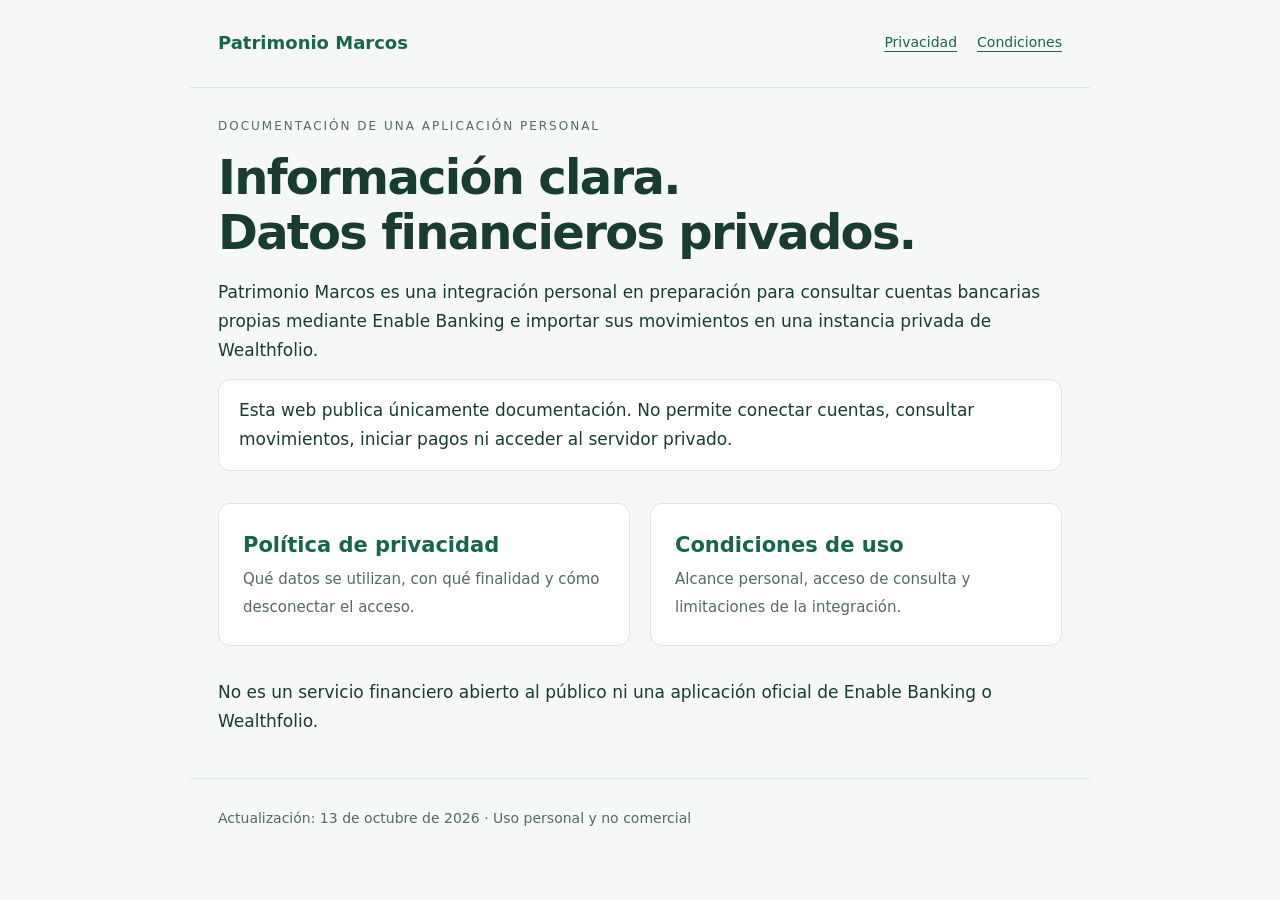
<file: index.html>
<!doctype html>
<html lang="es"><head><meta charset="utf-8"><meta name="viewport" content="width=device-width,initial-scale=1"><title>Patrimonio Marcos · Información</title><link rel="stylesheet" href="style.css"></head>
<body><header><a href="index.html">Patrimonio Marcos</a><nav aria-label="Documentación"><a href="privacy.html">Privacidad</a><a href="terms.html">Condiciones</a></nav></header>
<main><div class="eyebrow">Documentación de una aplicación personal</div><h1>Información clara.<br>Datos financieros privados.</h1><p>Patrimonio Marcos es una integración personal en preparación para consultar cuentas bancarias propias mediante Enable Banking e importar sus movimientos en una instancia privada de Wealthfolio.</p><p class="notice">Esta web publica únicamente documentación. No permite conectar cuentas, consultar movimientos, iniciar pagos ni acceder al servidor privado.</p><div class="links"><a href="privacy.html"><strong>Política de privacidad</strong><span>Qué datos se utilizan, con qué finalidad y cómo desconectar el acceso.</span></a><a href="terms.html"><strong>Condiciones de uso</strong><span>Alcance personal, acceso de consulta y limitaciones de la integración.</span></a></div><p>No es un servicio financiero abierto al público ni una aplicación oficial de Enable Banking o Wealthfolio.</p></main><footer>Actualización: 13 de octubre de 2026 · Uso personal y no comercial</footer></body></html>
</file>
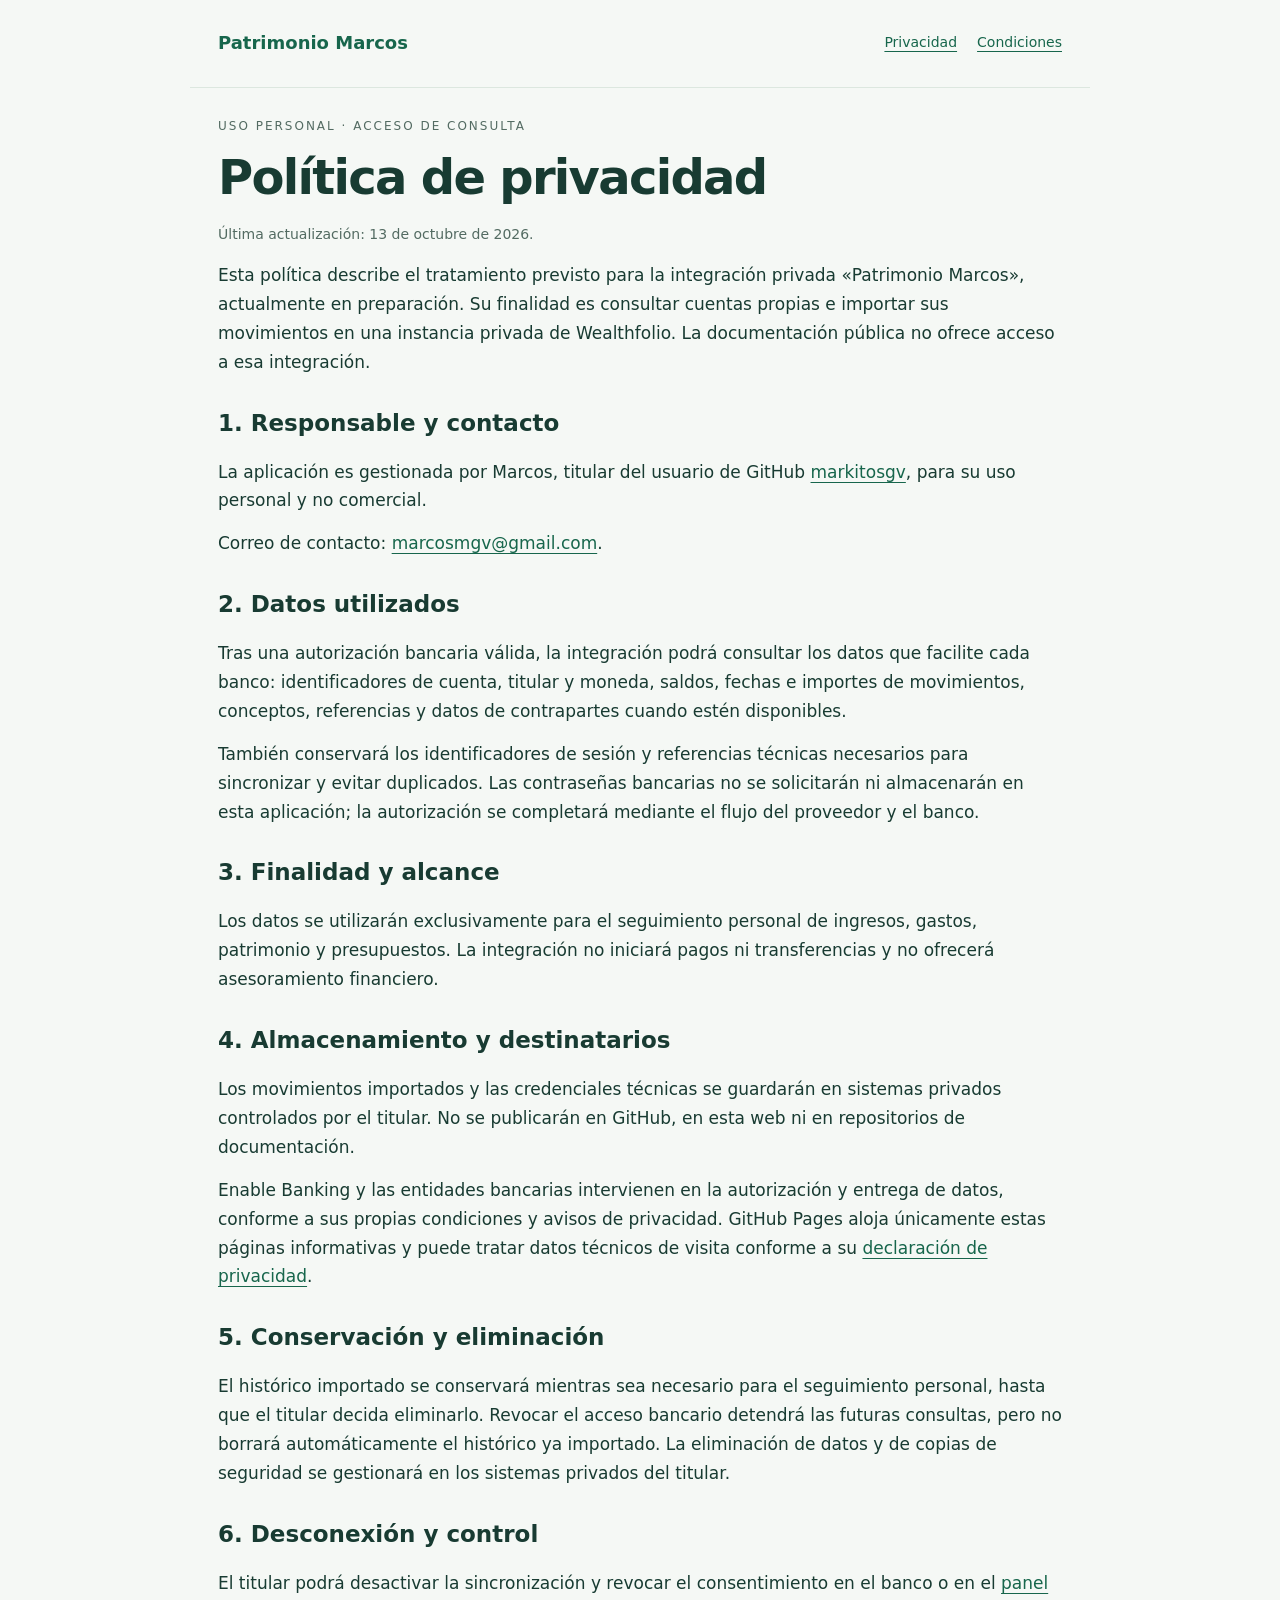
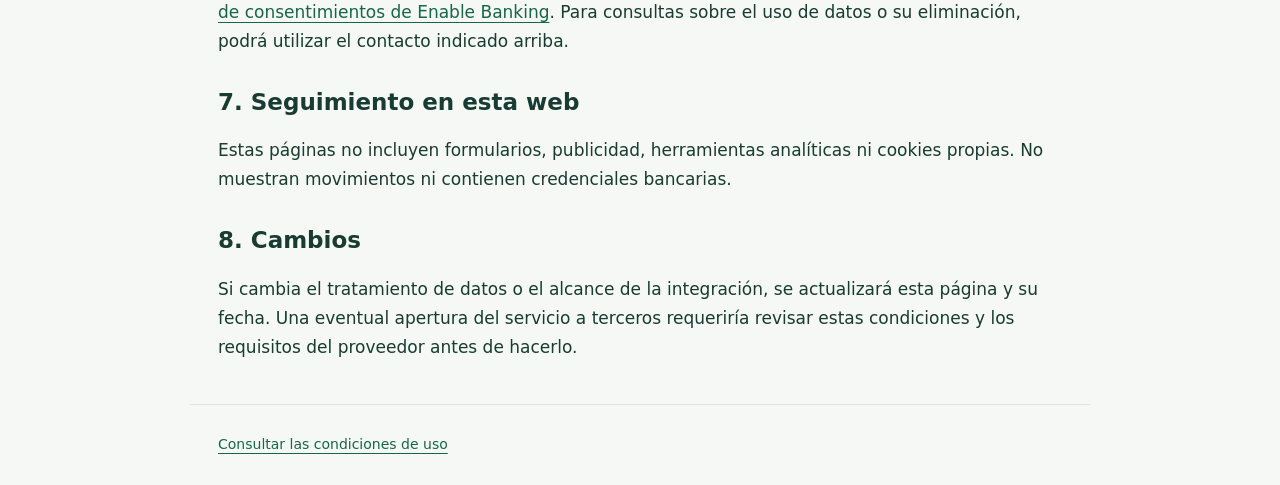
<file: privacy.html>
<!doctype html>
<html lang="es"><head><meta charset="utf-8"><meta name="viewport" content="width=device-width,initial-scale=1"><title>Privacidad · Patrimonio Marcos</title><link rel="stylesheet" href="style.css"></head>
<body><header><a href="index.html">Patrimonio Marcos</a><nav aria-label="Documentación"><a href="privacy.html" aria-current="page">Privacidad</a><a href="terms.html">Condiciones</a></nav></header>
<main><div class="eyebrow">Uso personal · Acceso de consulta</div><h1>Política de privacidad</h1><p class="muted">Última actualización: 13 de octubre de 2026.</p><p>Esta política describe el tratamiento previsto para la integración privada «Patrimonio Marcos», actualmente en preparación. Su finalidad es consultar cuentas propias e importar sus movimientos en una instancia privada de Wealthfolio. La documentación pública no ofrece acceso a esa integración.</p>
<h2>1. Responsable y contacto</h2><p>La aplicación es gestionada por Marcos, titular del usuario de GitHub <a href="https://github.com/markitosgv">markitosgv</a>, para su uso personal y no comercial.</p><p data-contact>Correo de contacto: <a href="mailto:marcosmgv@gmail.com">marcosmgv@gmail.com</a>.</p>
<h2>2. Datos utilizados</h2><p>Tras una autorización bancaria válida, la integración podrá consultar los datos que facilite cada banco: identificadores de cuenta, titular y moneda, saldos, fechas e importes de movimientos, conceptos, referencias y datos de contrapartes cuando estén disponibles.</p><p>También conservará los identificadores de sesión y referencias técnicas necesarios para sincronizar y evitar duplicados. Las contraseñas bancarias no se solicitarán ni almacenarán en esta aplicación; la autorización se completará mediante el flujo del proveedor y el banco.</p>
<h2>3. Finalidad y alcance</h2><p>Los datos se utilizarán exclusivamente para el seguimiento personal de ingresos, gastos, patrimonio y presupuestos. La integración no iniciará pagos ni transferencias y no ofrecerá asesoramiento financiero.</p>
<h2>4. Almacenamiento y destinatarios</h2><p>Los movimientos importados y las credenciales técnicas se guardarán en sistemas privados controlados por el titular. No se publicarán en GitHub, en esta web ni en repositorios de documentación.</p><p>Enable Banking y las entidades bancarias intervienen en la autorización y entrega de datos, conforme a sus propias condiciones y avisos de privacidad. GitHub Pages aloja únicamente estas páginas informativas y puede tratar datos técnicos de visita conforme a su <a href="https://docs.github.com/en/site-policy/privacy-policies/github-general-privacy-statement">declaración de privacidad</a>.</p>
<h2>5. Conservación y eliminación</h2><p>El histórico importado se conservará mientras sea necesario para el seguimiento personal, hasta que el titular decida eliminarlo. Revocar el acceso bancario detendrá las futuras consultas, pero no borrará automáticamente el histórico ya importado. La eliminación de datos y de copias de seguridad se gestionará en los sistemas privados del titular.</p>
<h2>6. Desconexión y control</h2><p>El titular podrá desactivar la sincronización y revocar el consentimiento en el banco o en el <a href="https://enablebanking.com/data-sharing-consents/">panel de consentimientos de Enable Banking</a>. Para consultas sobre el uso de datos o su eliminación, podrá utilizar el contacto indicado arriba.</p>
<h2>7. Seguimiento en esta web</h2><p>Estas páginas no incluyen formularios, publicidad, herramientas analíticas ni cookies propias. No muestran movimientos ni contienen credenciales bancarias.</p>
<h2>8. Cambios</h2><p>Si cambia el tratamiento de datos o el alcance de la integración, se actualizará esta página y su fecha. Una eventual apertura del servicio a terceros requeriría revisar estas condiciones y los requisitos del proveedor antes de hacerlo.</p></main><footer><a href="terms.html">Consultar las condiciones de uso</a></footer></body></html>
</file>
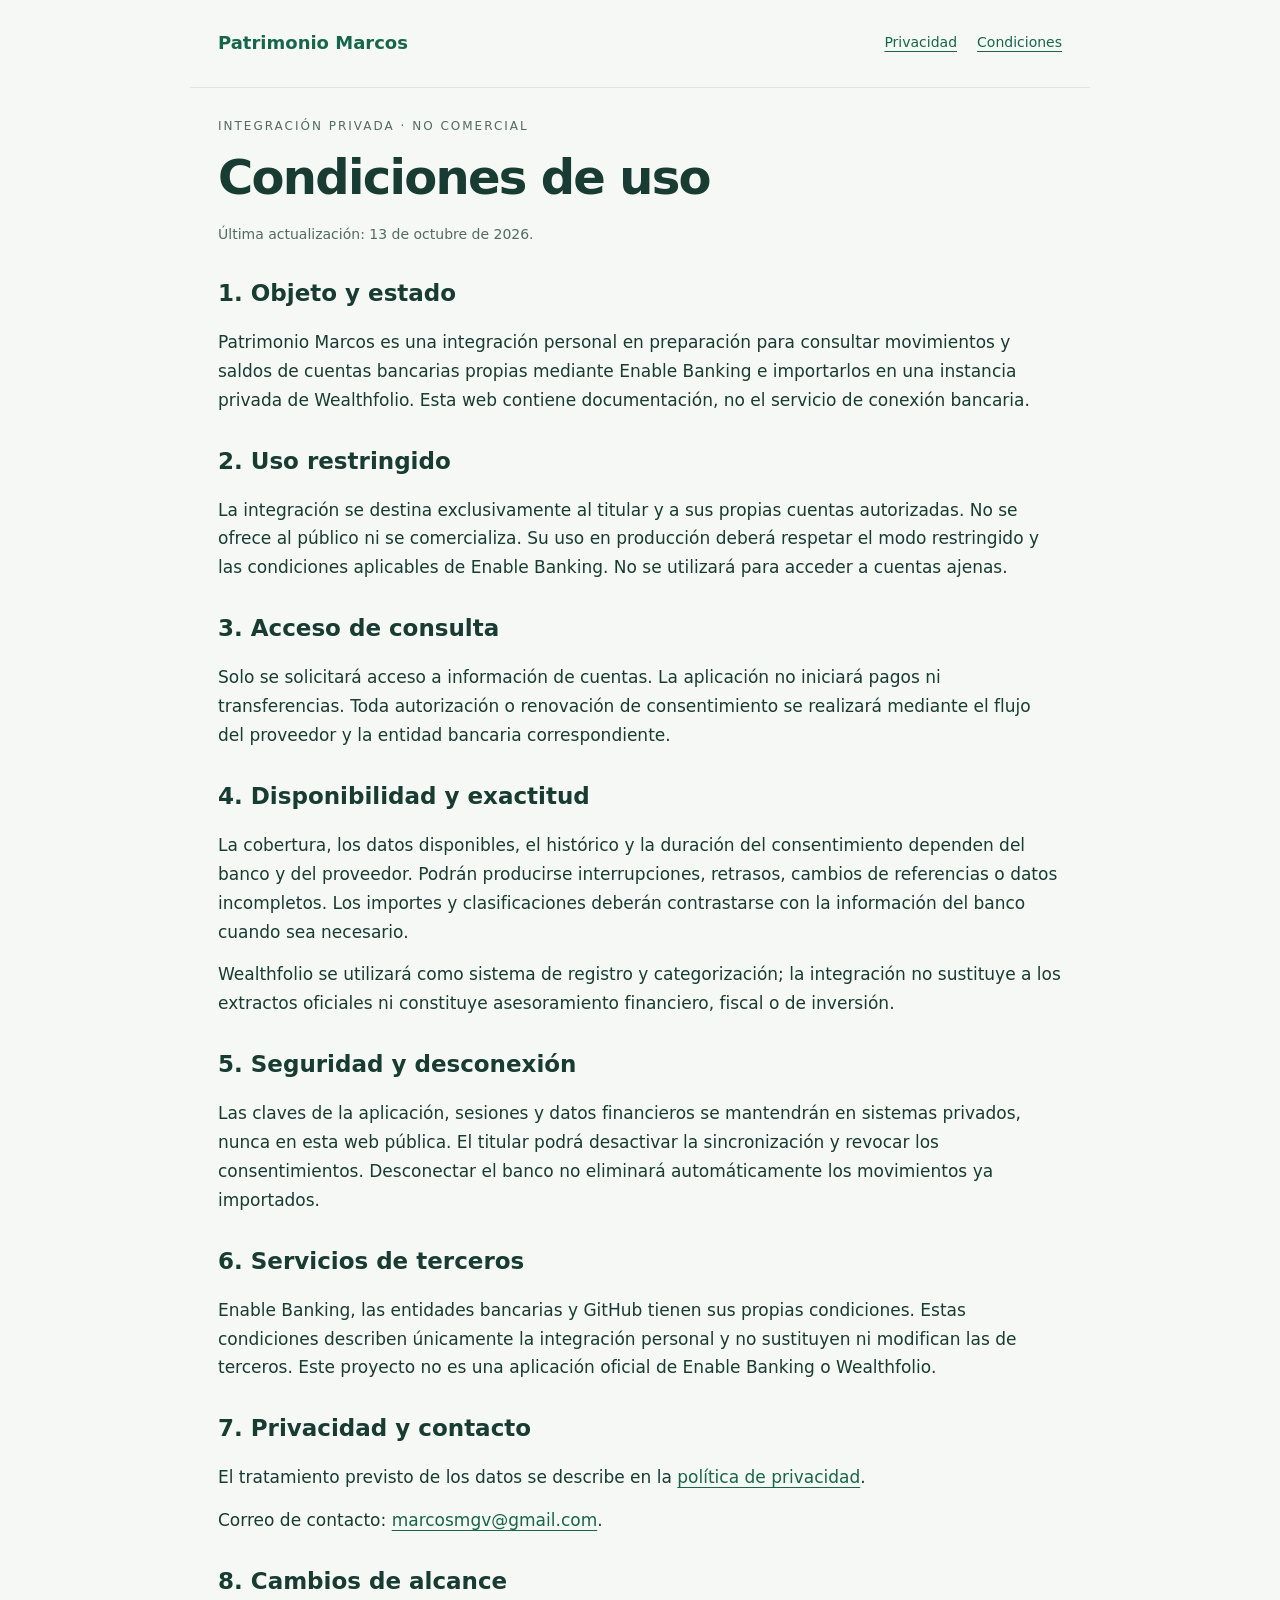
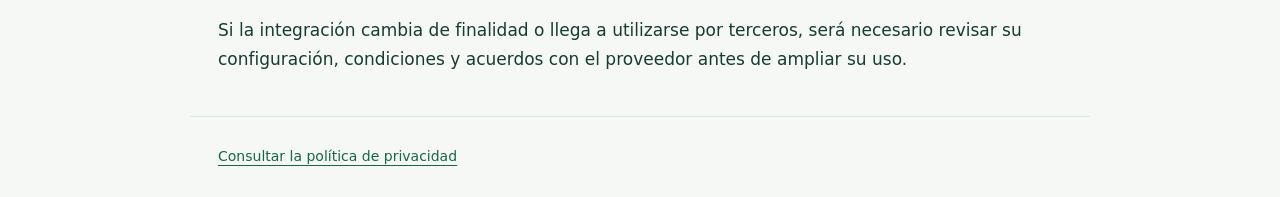
<file: terms.html>
<!doctype html>
<html lang="es"><head><meta charset="utf-8"><meta name="viewport" content="width=device-width,initial-scale=1"><title>Condiciones · Patrimonio Marcos</title><link rel="stylesheet" href="style.css"></head>
<body><header><a href="index.html">Patrimonio Marcos</a><nav aria-label="Documentación"><a href="privacy.html">Privacidad</a><a href="terms.html" aria-current="page">Condiciones</a></nav></header>
<main><div class="eyebrow">Integración privada · No comercial</div><h1>Condiciones de uso</h1><p class="muted">Última actualización: 13 de octubre de 2026.</p>
<h2>1. Objeto y estado</h2><p>Patrimonio Marcos es una integración personal en preparación para consultar movimientos y saldos de cuentas bancarias propias mediante Enable Banking e importarlos en una instancia privada de Wealthfolio. Esta web contiene documentación, no el servicio de conexión bancaria.</p>
<h2>2. Uso restringido</h2><p>La integración se destina exclusivamente al titular y a sus propias cuentas autorizadas. No se ofrece al público ni se comercializa. Su uso en producción deberá respetar el modo restringido y las condiciones aplicables de Enable Banking. No se utilizará para acceder a cuentas ajenas.</p>
<h2>3. Acceso de consulta</h2><p>Solo se solicitará acceso a información de cuentas. La aplicación no iniciará pagos ni transferencias. Toda autorización o renovación de consentimiento se realizará mediante el flujo del proveedor y la entidad bancaria correspondiente.</p>
<h2>4. Disponibilidad y exactitud</h2><p>La cobertura, los datos disponibles, el histórico y la duración del consentimiento dependen del banco y del proveedor. Podrán producirse interrupciones, retrasos, cambios de referencias o datos incompletos. Los importes y clasificaciones deberán contrastarse con la información del banco cuando sea necesario.</p><p>Wealthfolio se utilizará como sistema de registro y categorización; la integración no sustituye a los extractos oficiales ni constituye asesoramiento financiero, fiscal o de inversión.</p>
<h2>5. Seguridad y desconexión</h2><p>Las claves de la aplicación, sesiones y datos financieros se mantendrán en sistemas privados, nunca en esta web pública. El titular podrá desactivar la sincronización y revocar los consentimientos. Desconectar el banco no eliminará automáticamente los movimientos ya importados.</p>
<h2>6. Servicios de terceros</h2><p>Enable Banking, las entidades bancarias y GitHub tienen sus propias condiciones. Estas condiciones describen únicamente la integración personal y no sustituyen ni modifican las de terceros. Este proyecto no es una aplicación oficial de Enable Banking o Wealthfolio.</p>
<h2>7. Privacidad y contacto</h2><p>El tratamiento previsto de los datos se describe en la <a href="privacy.html">política de privacidad</a>.</p><p data-contact>Correo de contacto: <a href="mailto:marcosmgv@gmail.com">marcosmgv@gmail.com</a>.</p>
<h2>8. Cambios de alcance</h2><p>Si la integración cambia de finalidad o llega a utilizarse por terceros, será necesario revisar su configuración, condiciones y acuerdos con el proveedor antes de ampliar su uso.</p></main><footer><a href="privacy.html">Consultar la política de privacidad</a></footer></body></html>
</file>
<file: style.css>
:root{color-scheme:light;--ink:#183b32;--muted:#536b62;--line:#dce7df}*{box-sizing:border-box}body{margin:0;background:#f5f8f5;color:var(--ink);font:17px/1.7 system-ui,-apple-system,BlinkMacSystemFont,"Segoe UI",sans-serif}header,main,footer{max-width:900px;margin:auto;padding:28px}header{display:flex;justify-content:space-between;gap:20px;align-items:center;border-bottom:1px solid var(--line)}a{color:#17664c;text-underline-offset:4px}header>a{font-size:18px;font-weight:650;text-decoration:none}nav{display:flex;gap:20px;font-size:14px}h1{font-size:clamp(32px,5vw,48px);line-height:1.15;letter-spacing:-1.7px;margin:14px 0 18px}h2{font-size:23px;margin-top:32px;line-height:1.3}p,ul{margin:14px 0}.eyebrow{text-transform:uppercase;font-size:12px;letter-spacing:2px;color:var(--muted)}.notice{padding:16px 20px;border:1px solid var(--line);border-radius:12px;background:#fff}.muted,footer{color:var(--muted);font-size:14px}footer{border-top:1px solid var(--line)}.links{display:grid;grid-template-columns:1fr 1fr;gap:20px;margin:32px 0}.links a{display:block;background:#fff;padding:24px;border:1px solid var(--line);border-radius:12px;text-decoration:none}.links strong{display:block;font-size:21px}.links span{color:var(--muted);font-size:15px}@media(max-width:600px){header{align-items:flex-start;flex-direction:column}.links{grid-template-columns:1fr}header,main,footer{padding:22px}}
</file>
